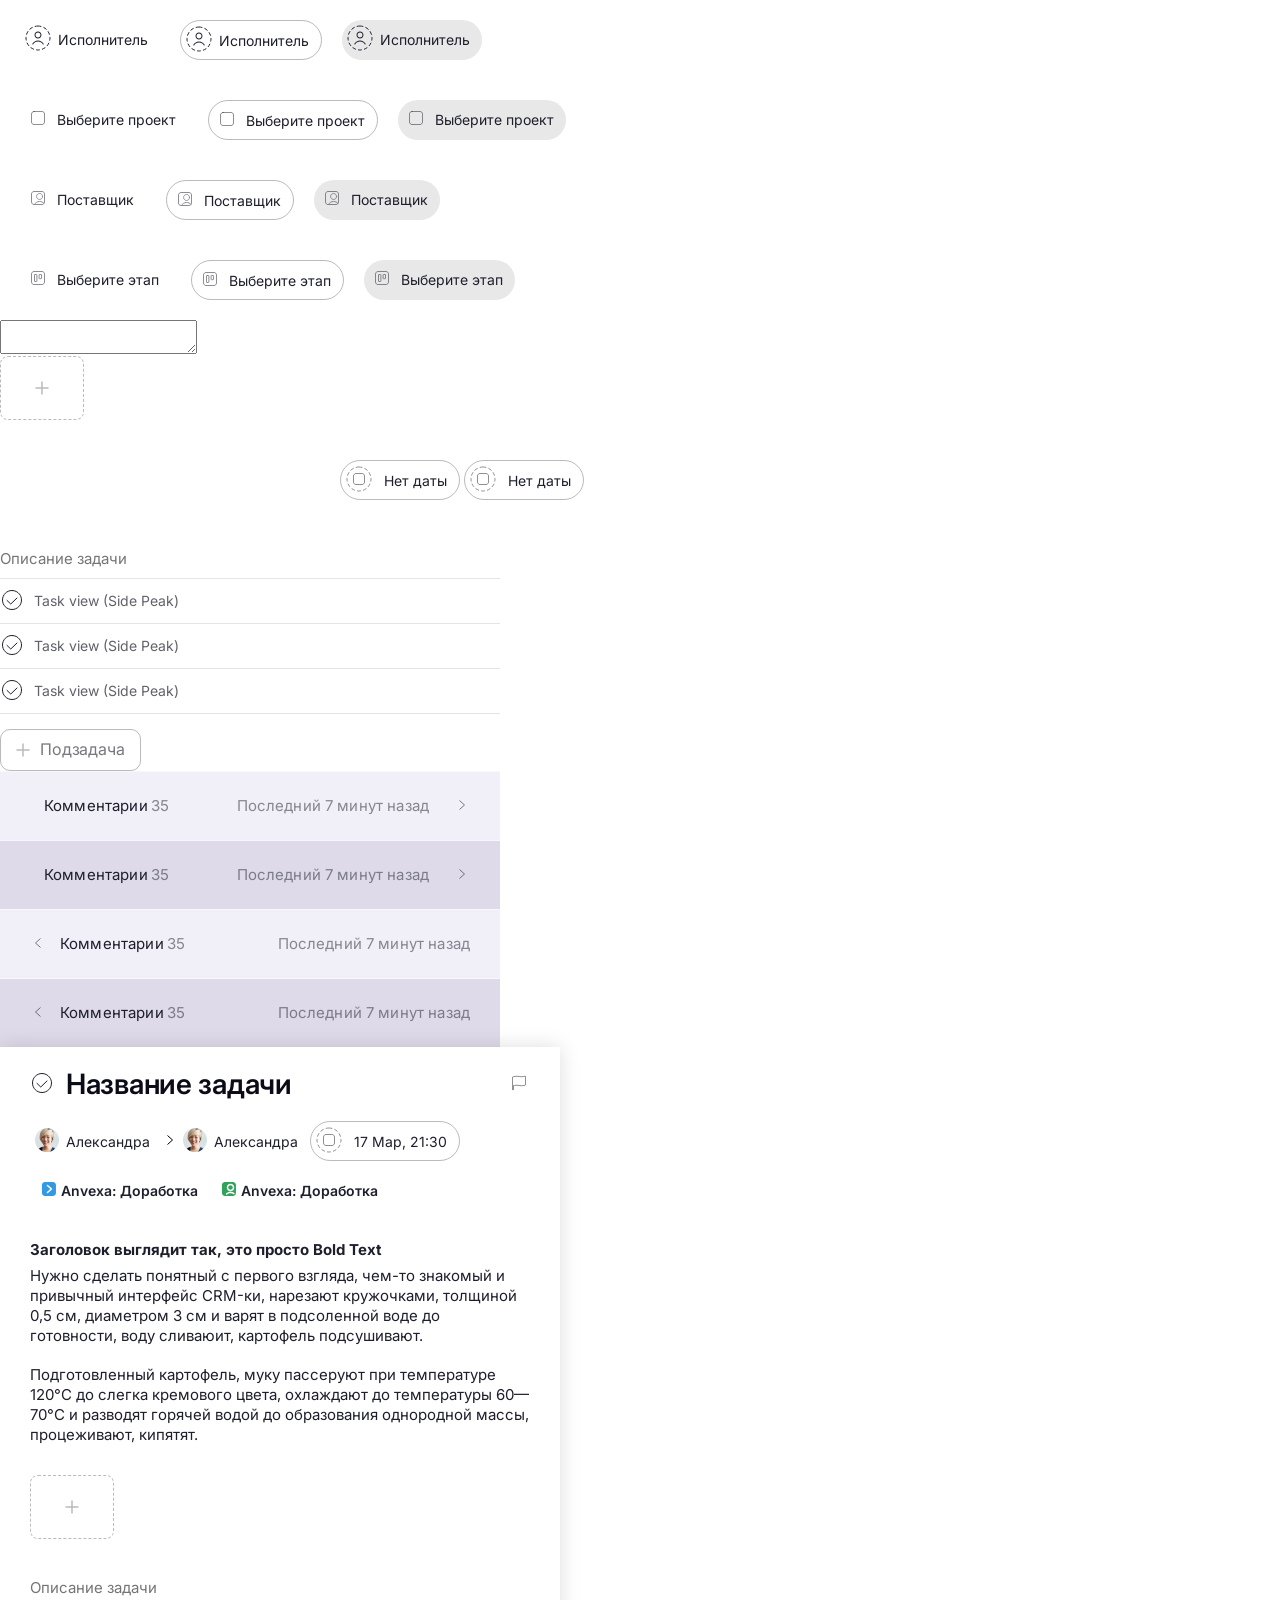
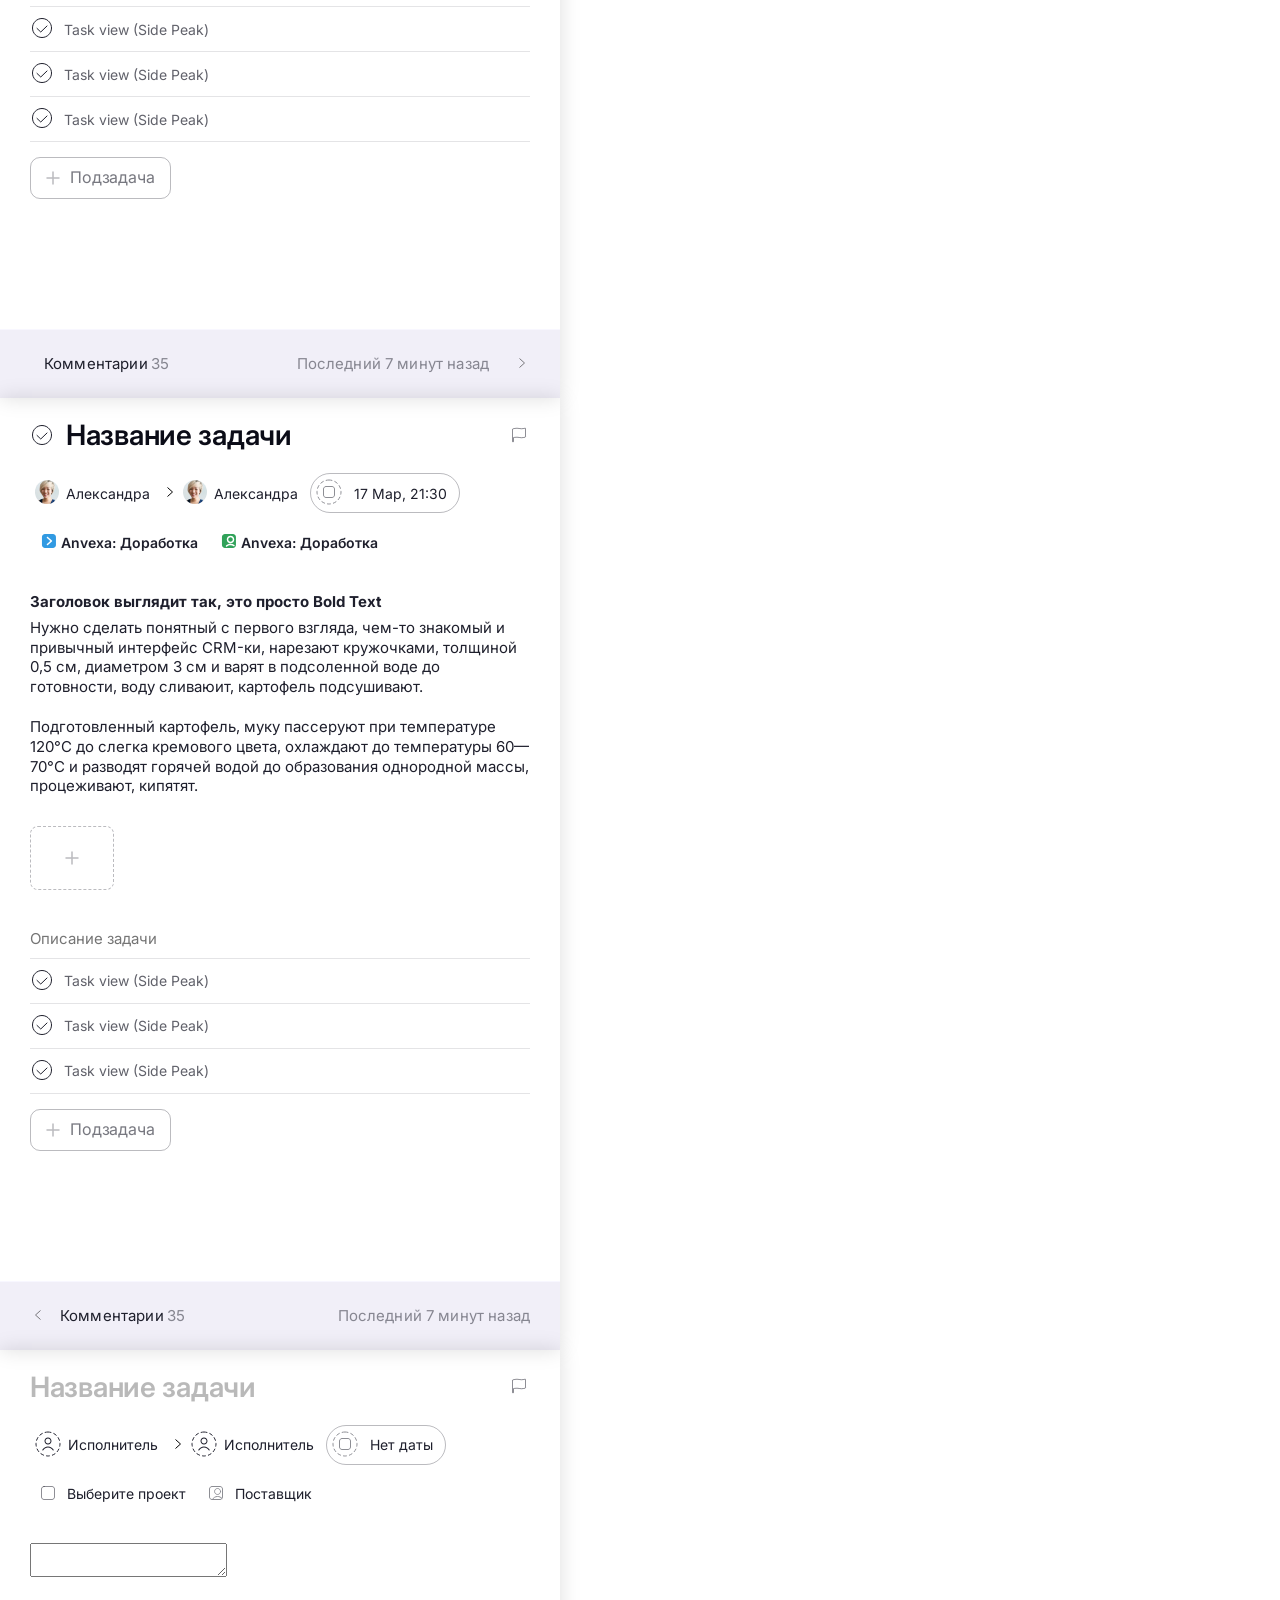
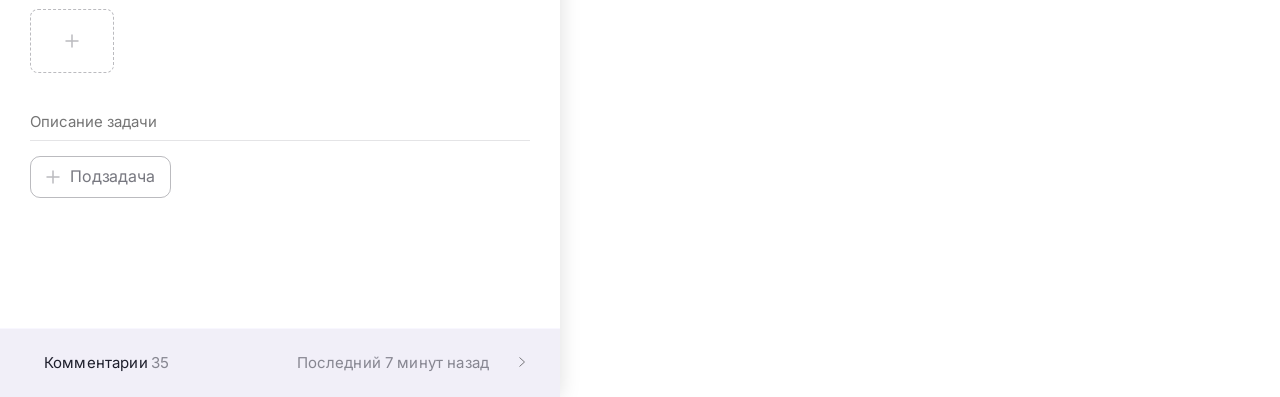
<file: index.html>
<!DOCTYPE html>
<html lang="en">
  <head>
    <meta charset="UTF-8" />
    <meta http-equiv="X-UA-Compatible" content="IE=edge" />
    <meta name="viewport" content="width=device-width, initial-scale=1.0" />
    <link rel="stylesheet" href="css/styles.css" />
    <link rel="preconnect" href="https://fonts.googleapis.com" />
    <link rel="preconnect" href="https://fonts.gstatic.com" crossorigin />
    <link
      href="https://fonts.googleapis.com/css2?family=Inter:wght@100;200;300;400;500;600;700;800;900&display=swap"
      rel="stylesheet"
    />
    <link rel="stylesheet" href="plugins/richtext.min.css" />
    <title>Document</title>
  </head>
  <body>
    <div class="big_wrapper">
      <div class="assigne_cont">
        <div class="assigne">
          <div class="drop_down_title">
            <div class="icon">
              <img src="img/user_icon.svg" alt="" />
            </div>
            <div class="text">Исполнитель</div>
          </div>
          <div class="drop_down_body">
            <div class="drop_down_item">
              <div class="icon">
                <img src="img/female.png" alt="" />
              </div>
              <div class="text">Александра</div>
            </div>
            <div class="drop_down_item">
              <div class="icon">
                <img src="img/female.png" alt="" />
              </div>
              <div class="text">Александра 2</div>
            </div>
            <div class="drop_down_item">
              <div class="icon">
                <img src="img/female.png" alt="" />
              </div>
              <div class="text">Александра 3</div>
            </div>
          </div>
        </div>
        <div class="assigne _bordered">
          <div class="drop_down_title">
            <div class="icon">
              <img src="img/user_icon.svg" alt="" />
            </div>
            <div class="text">Исполнитель</div>
          </div>
          <div class="drop_down_body">
            <div class="drop_down_item">
              <div class="icon">
                <img src="img/female.png" alt="" />
              </div>
              <div class="text">Александра</div>
            </div>
            <div class="drop_down_item">
              <div class="icon">
                <img src="img/female.png" alt="" />
              </div>
              <div class="text">Александра 2</div>
            </div>
            <div class="drop_down_item">
              <div class="icon">
                <img src="img/female.png" alt="" />
              </div>
              <div class="text">Александра 3</div>
            </div>
          </div>
        </div>
        <div class="assigne _back">
          <div class="drop_down_title">
            <div class="icon">
              <img src="img/user_icon.svg" alt="" />
            </div>
            <div class="text">Исполнитель</div>
          </div>
          <div class="drop_down_body">
            <div class="drop_down_item">
              <div class="icon">
                <img src="img/female.png" alt="" />
              </div>
              <div class="text">Александра</div>
            </div>
            <div class="drop_down_item">
              <div class="icon">
                <img src="img/female.png" alt="" />
              </div>
              <div class="text">Александра 2</div>
            </div>
            <div class="drop_down_item">
              <div class="icon">
                <img src="img/female.png" alt="" />
              </div>
              <div class="text">Александра 3</div>
            </div>
          </div>
        </div>
      </div>
      <div class="project_cont">
        <div class="project">
          <div class="drop_down_title">
            <div class="icon">
              <img src="img/project_icon.svg" alt="" />
            </div>
            <div class="text">Выберите проект</div>
          </div>
          <div class="drop_down_body">
            <div class="drop_down_item">
              <div class="icon">
                <img src="img/project_icon_blue.svg" alt="" />
              </div>
              <div class="text_bold">Anvexa: Доработка</div>
            </div>
            <div class="drop_down_item">
              <div class="icon">
                <img src="img/project_icon_blue.svg" alt="" />
              </div>
              <div class="text_bold">Anvexa2: Доработка</div>
            </div>
          </div>
        </div>
        <div class="project _bordered">
          <div class="drop_down_title">
            <div class="icon">
              <img src="img/project_icon.svg" alt="" />
            </div>
            <div class="text">Выберите проект</div>
          </div>
          <div class="drop_down_body">
            <div class="drop_down_item">
              <div class="icon">
                <img src="img/project_icon_blue.svg" alt="" />
              </div>
              <div class="text_bold">Anvexa: Доработка</div>
            </div>
            <div class="drop_down_item">
              <div class="icon">
                <img src="img/project_icon_blue.svg" alt="" />
              </div>
              <div class="text_bold">Anvexa2: Доработка</div>
            </div>
          </div>
        </div>
        <div class="project _back">
          <div class="drop_down_title">
            <div class="icon">
              <img src="img/project_icon.svg" alt="" />
            </div>
            <div class="text">Выберите проект</div>
          </div>
          <div class="drop_down_body">
            <div class="drop_down_item">
              <div class="icon">
                <img src="img/project_icon_blue.svg" alt="" />
              </div>
              <div class="text_bold">Anvexa: Доработка</div>
            </div>
            <div class="drop_down_item">
              <div class="icon">
                <img src="img/project_icon_blue.svg" alt="" />
              </div>
              <div class="text_bold">Anvexa2: Доработка</div>
            </div>
          </div>
        </div>
      </div>

      <div class="provider_cont">
        <div class="provider">
          <div class="drop_down_title">
            <div class="icon">
              <img src="img/provider_icon.svg" alt="" />
            </div>
            <div class="text">Поставщик</div>
          </div>
          <div class="drop_down_body">
            <div class="drop_down_item">
              <div class="icon">
                <img src="img/provider_icon_green.svg" alt="" />
              </div>
              <div class="text_bold">Anvexa: Доработка</div>
            </div>
            <div class="drop_down_item">
              <div class="icon">
                <img src="img/provider_icon_green.svg" alt="" />
              </div>
              <div class="text_bold">Anvexa2: Доработка</div>
            </div>
          </div>
        </div>
        <div class="provider _bordered">
          <div class="drop_down_title">
            <div class="icon">
              <img src="img/provider_icon.svg" alt="" />
            </div>
            <div class="text">Поставщик</div>
          </div>
          <div class="drop_down_body">
            <div class="drop_down_item">
              <div class="icon">
                <img src="img/provider_icon_green.svg" alt="" />
              </div>
              <div class="text_bold">Anvexa: Доработка</div>
            </div>
            <div class="drop_down_item">
              <div class="icon">
                <img src="img/provider_icon_green.svg" alt="" />
              </div>
              <div class="text_bold">Anvexa2: Доработка</div>
            </div>
          </div>
        </div>
        <div class="provider _back">
          <div class="drop_down_title">
            <div class="icon">
              <img src="img/provider_icon.svg" alt="" />
            </div>
            <div class="text">Поставщик</div>
          </div>
          <div class="drop_down_body">
            <div class="drop_down_item">
              <div class="icon">
                <img src="img/provider_icon_green.svg" alt="" />
              </div>
              <div class="text_bold">Anvexa: Доработка</div>
            </div>
            <div class="drop_down_item">
              <div class="icon">
                <img src="img/provider_icon_green.svg" alt="" />
              </div>
              <div class="text_bold">Anvexa2: Доработка</div>
            </div>
          </div>
        </div>
      </div>

      <div class="stage_cont">
        <div class="stage">
          <div class="drop_down_title">
            <div class="icon">
              <img src="img/stage_icon.svg" alt="" />
            </div>
            <div class="text">Выберите этап</div>
          </div>
          <div class="drop_down_body">
            <div class="drop_down_item">
              <div class="icon">
                <img src="img/stage_icon_green.svg" alt="" />
              </div>
              <div class="text_bold">В работе</div>
            </div>
            <div class="drop_down_item">
              <div class="icon">
                <img src="img/stage_icon_green.svg" alt="" />
              </div>
              <div class="text_bold">В 2работе</div>
            </div>
          </div>
        </div>
        <div class="stage _bordered">
          <div class="drop_down_title">
            <div class="icon">
              <img src="img/stage_icon.svg" alt="" />
            </div>
            <div class="text">Выберите этап</div>
          </div>
          <div class="drop_down_body">
            <div class="drop_down_item">
              <div class="icon">
                <img src="img/stage_icon_green.svg" alt="" />
              </div>
              <div class="text_bold">В работе</div>
            </div>
            <div class="drop_down_item">
              <div class="icon">
                <img src="img/stage_icon_green.svg" alt="" />
              </div>
              <div class="text_bold">В 2работе</div>
            </div>
          </div>
        </div>
        <div class="stage _back">
          <div class="drop_down_title">
            <div class="icon">
              <img src="img/stage_icon.svg" alt="" />
            </div>
            <div class="text">Выберите этап</div>
          </div>
          <div class="drop_down_body">
            <div class="drop_down_item">
              <div class="icon">
                <img src="img/stage_icon_green.svg" alt="" />
              </div>
              <div class="text_bold">В работе</div>
            </div>
            <div class="drop_down_item">
              <div class="icon">
                <img src="img/stage_icon_green.svg" alt="" />
              </div>
              <div class="text_bold">В 2работе</div>
            </div>
          </div>
        </div>
      </div>

      <div class="rich_text">
        <textarea class="rich_text_textarea" name="example"></textarea>
      </div>

      <div class="drag_n_drop_input_cont">
        <form class="drag_n_drop_input">
          <div class="preview"></div>
          <input id="file_input" type="file" multiple="multiple" accept="image/*" />
          <label for="file_input"> <img src="img/plus.svg" alt="" /> </label>
        </form>
      </div>
      <div class="calendar_row">
        <div class="calendar_cont _withSecond">
          <div class="calendar">
            <div class="calendar_header">
              <div class="head_year">Выберите дату</div>
              <div class="head_date"></div>
            </div>
            <div class="main_part">
              <div class="choose_year">
                <div class="year">2007</div>
                <div class="year">2008</div>
                <div class="year">2009</div>
                <div class="year">2010</div>
                <div class="year">2011</div>
                <div class="year">2012</div>
                <div class="year">2013</div>
                <div class="year">2014</div>
                <div class="year">2015</div>
                <div class="year">2016</div>
                <div class="year">2017</div>
                <div class="year">2018</div>
                <div class="year">2019</div>
                <div class="year">2020</div>
                <div class="year">2021</div>
                <div class="year">2022</div>
                <div class="year">2023</div>
                <div class="year">2024</div>
                <div class="year">2025</div>
              </div>
              <div class="choose_month">
                <div class="month">Янв</div>
                <div class="month">Фев</div>
                <div class="month">Мар</div>
                <div class="month">Апр</div>
                <div class="month">Май</div>
                <div class="month">Июн</div>
                <div class="month">Июл</div>
                <div class="month">Авг</div>
                <div class="month">Сен</div>
                <div class="month">Окт</div>
                <div class="month">Ноя</div>
                <div class="month">Дек</div>
              </div>
              <div class="choose_day">
                <div class="weekdays">
                  <div class="week_day">Пн</div>
                  <div class="week_day">Вт</div>
                  <div class="week_day">Ср</div>
                  <div class="week_day">Чт</div>
                  <div class="week_day">Пт</div>
                  <div class="week_day">Сб</div>
                  <div class="week_day">Вс</div>
                </div>
                <div id="days" class="days"></div>
              </div>
              <div class="choose_time">
                <div class="time">01:00</div>
                <div class="time">02:00</div>
                <div class="time">03:00</div>
                <div class="time">04:00</div>
                <div class="time">05:00</div>
                <div class="time">06:00</div>
                <div class="time">07:00</div>
                <div class="time">08:00</div>
                <div class="time">09:00</div>
                <div class="time">10:00</div>
                <div class="time">11:00</div>
                <div class="time">12:00</div>
                <div class="time">13:00</div>
                <div class="time">14:00</div>
                <div class="time">15:00</div>
                <div class="time">16:00</div>
                <div class="time">17:00</div>
                <div class="time">18:00</div>
                <div class="time">19:00</div>
                <div class="time">20:00</div>
                <div class="time">21:00</div>
                <div class="time">22:00</div>
                <div class="time">23:00</div>
                <div class="time">24:00</div>
              </div>
            </div>
            <div class="calendar_footer">
              <div class="cancel">Отмена</div>
              <div class="go_next">Далее</div>
            </div>
          </div>
          <div class="input">
            <div class="icon">
              <img src="img/calendar.svg" alt="" />
            </div>
            <div class="text">Нет даты</div>
          </div>
        </div>
        <div class="calendar_cont">
          <div class="calendar">
            <div class="calendar_header">
              <div class="head_year">Выберите дату</div>
              <div class="head_date"></div>
            </div>
            <div class="main_part">
              <div class="choose_year">
                <div class="year">2007</div>
                <div class="year">2008</div>
                <div class="year">2009</div>
                <div class="year">2010</div>
                <div class="year">2011</div>
                <div class="year">2012</div>
                <div class="year">2013</div>
                <div class="year">2014</div>
                <div class="year">2015</div>
                <div class="year">2016</div>
                <div class="year">2017</div>
                <div class="year">2018</div>
                <div class="year">2019</div>
                <div class="year">2020</div>
                <div class="year">2021</div>
                <div class="year">2022</div>
                <div class="year">2023</div>
                <div class="year">2024</div>
                <div class="year">2025</div>
              </div>
              <div class="choose_month">
                <div class="month">Янв</div>
                <div class="month">Фев</div>
                <div class="month">Мар</div>
                <div class="month">Апр</div>
                <div class="month">Май</div>
                <div class="month">Июн</div>
                <div class="month">Июл</div>
                <div class="month">Авг</div>
                <div class="month">Сен</div>
                <div class="month">Окт</div>
                <div class="month">Ноя</div>
                <div class="month">Дек</div>
              </div>
              <div class="choose_day">
                <div class="weekdays">
                  <div class="week_day">Пн</div>
                  <div class="week_day">Вт</div>
                  <div class="week_day">Ср</div>
                  <div class="week_day">Чт</div>
                  <div class="week_day">Пт</div>
                  <div class="week_day">Сб</div>
                  <div class="week_day">Вс</div>
                </div>
                <div id="days" class="days"></div>
              </div>
              <div class="choose_time">
                <div class="time">01:00</div>
                <div class="time">02:00</div>
                <div class="time">03:00</div>
                <div class="time">04:00</div>
                <div class="time">05:00</div>
                <div class="time">06:00</div>
                <div class="time">07:00</div>
                <div class="time">08:00</div>
                <div class="time">09:00</div>
                <div class="time">10:00</div>
                <div class="time">11:00</div>
                <div class="time">12:00</div>
                <div class="time">13:00</div>
                <div class="time">14:00</div>
                <div class="time">15:00</div>
                <div class="time">16:00</div>
                <div class="time">17:00</div>
                <div class="time">18:00</div>
                <div class="time">19:00</div>
                <div class="time">20:00</div>
                <div class="time">21:00</div>
                <div class="time">22:00</div>
                <div class="time">23:00</div>
                <div class="time">24:00</div>
              </div>
            </div>
            <div class="calendar_footer">
              <div class="cancel">Отмена</div>
              <div class="go_next">Далее</div>
            </div>
          </div>
          <div class="input">
            <div class="icon">
              <img src="img/calendar.svg" alt="" />
            </div>
            <div class="text">Нет даты</div>
          </div>
        </div>
      </div>
      <div class="subtusk_cont">
        <div class="subtask">
          <div class="input_desc">
            <input type="text" placeholder="Описание задачи" />
          </div>
          <div class="values">
            <div class="subtask_added">
              <div class="icon">
                <img src="img/tick.svg" alt="" />
              </div>
              <div class="text">Task view (Side Peak)</div>
            </div>
            <div class="subtask_added">
              <div class="icon">
                <img src="img/tick.svg" alt="" />
              </div>
              <div class="text">Task view (Side Peak)</div>
            </div>
            <div class="subtask_added">
              <div class="icon">
                <img src="img/tick.svg" alt="" />
              </div>
              <div class="text">Task view (Side Peak)</div>
            </div>
          </div>
          <div class="add_subtask_button">
            <img src="img/plus.svg" alt="" />
            <span>Подзадача</span>
          </div>
        </div>
      </div>

      <div class="coment_container">
        <div class="comment_section">
          <div class="coment"><span>Комментарии</span> 35</div>
          <div class="last">Последний 7 минут назад</div>
          <div class="arrow">
            <img src="img/arrow right.svg" alt="" />
          </div>
        </div>
        <div class="comment_section _dark">
          <div class="coment"><span>Комментарии</span> 35</div>
          <div class="last">Последний 7 минут назад</div>
          <div class="arrow">
            <img src="img/arrow right.svg" alt="" />
          </div>
        </div>
        <div class="comment_section _reverse">
          <div class="coment"><span>Комментарии</span> 35</div>
          <div class="last">Последний 7 минут назад</div>
          <div class="arrow">
            <img src="img/arrow right.svg" alt="" />
          </div>
        </div>
        <div class="comment_section _reverse _dark">
          <div class="coment"><span>Комментарии</span> 35</div>
          <div class="last">Последний 7 минут назад</div>
          <div class="arrow">
            <img src="img/arrow right.svg" alt="" />
          </div>
        </div>
      </div>

      <div class="task_container">
        <div class="task_desc _disabled">
          <div class="left_part">
            <div class="task_desc_header">
              <div class="icon">
                <img src="img/tick.svg" alt="" />
              </div>
              <div class="title">Название задачи</div>
              <div class="flag">
                <img src="img/flag.svg" alt="" />
              </div>
            </div>
            <div class="task_desc_ass">
              <div class="assigne">
                <div class="drop_down_title">
                  <div class="icon">
                    <img src="img/female.png" alt="" />
                  </div>
                  <div class="text">Александра</div>
                </div>
                <div class="drop_down_body">
                  <div class="drop_down_item">
                    <div class="icon">
                      <img src="img/female.png" alt="" />
                    </div>
                    <div class="text">Александра</div>
                  </div>
                  <div class="drop_down_item">
                    <div class="icon">
                      <img src="img/female.png" alt="" />
                    </div>
                    <div class="text">Александра 2</div>
                  </div>
                  <div class="drop_down_item">
                    <div class="icon">
                      <img src="img/female.png" alt="" />
                    </div>
                    <div class="text">Александра 3</div>
                  </div>
                </div>
              </div>
              <div class="arrow_right">
                <img src="img/arrow right.svg" alt="" />
              </div>
              <div class="assigne">
                <div class="drop_down_title">
                  <div class="icon">
                    <img src="img/female.png" alt="" />
                  </div>
                  <div class="text">Александра</div>
                </div>
                <div class="drop_down_body">
                  <div class="drop_down_item">
                    <div class="icon">
                      <img src="img/female.png" alt="" />
                    </div>
                    <div class="text">Александра</div>
                  </div>
                  <div class="drop_down_item">
                    <div class="icon">
                      <img src="img/female.png" alt="" />
                    </div>
                    <div class="text">Александра 2</div>
                  </div>
                  <div class="drop_down_item">
                    <div class="icon">
                      <img src="img/female.png" alt="" />
                    </div>
                    <div class="text">Александра 3</div>
                  </div>
                </div>
              </div>
              <div class="calendar_cont">
                <div class="calendar">
                  <div class="calendar_header">
                    <div class="head_year">Выберите дату</div>
                    <div class="head_date"></div>
                  </div>
                  <div class="main_part">
                    <div class="choose_year">
                      <div class="year">2007</div>
                      <div class="year">2008</div>
                      <div class="year">2009</div>
                      <div class="year">2010</div>
                      <div class="year">2011</div>
                      <div class="year">2012</div>
                      <div class="year">2013</div>
                      <div class="year">2014</div>
                      <div class="year">2015</div>
                      <div class="year">2016</div>
                      <div class="year">2017</div>
                      <div class="year">2018</div>
                      <div class="year">2019</div>
                      <div class="year">2020</div>
                      <div class="year">2021</div>
                      <div class="year">2022</div>
                      <div class="year">2023</div>
                      <div class="year">2024</div>
                      <div class="year">2025</div>
                    </div>
                    <div class="choose_month">
                      <div class="month">Янв</div>
                      <div class="month">Фев</div>
                      <div class="month">Мар</div>
                      <div class="month">Апр</div>
                      <div class="month">Май</div>
                      <div class="month">Июн</div>
                      <div class="month">Июл</div>
                      <div class="month">Авг</div>
                      <div class="month">Сен</div>
                      <div class="month">Окт</div>
                      <div class="month">Ноя</div>
                      <div class="month">Дек</div>
                    </div>
                    <div class="choose_day">
                      <div class="weekdays">
                        <div class="week_day">Пн</div>
                        <div class="week_day">Вт</div>
                        <div class="week_day">Ср</div>
                        <div class="week_day">Чт</div>
                        <div class="week_day">Пт</div>
                        <div class="week_day">Сб</div>
                        <div class="week_day">Вс</div>
                      </div>
                      <div id="days" class="days"></div>
                    </div>
                    <div class="choose_time">
                      <div class="time">01:00</div>
                      <div class="time">02:00</div>
                      <div class="time">03:00</div>
                      <div class="time">04:00</div>
                      <div class="time">05:00</div>
                      <div class="time">06:00</div>
                      <div class="time">07:00</div>
                      <div class="time">08:00</div>
                      <div class="time">09:00</div>
                      <div class="time">10:00</div>
                      <div class="time">11:00</div>
                      <div class="time">12:00</div>
                      <div class="time">13:00</div>
                      <div class="time">14:00</div>
                      <div class="time">15:00</div>
                      <div class="time">16:00</div>
                      <div class="time">17:00</div>
                      <div class="time">18:00</div>
                      <div class="time">19:00</div>
                      <div class="time">20:00</div>
                      <div class="time">21:00</div>
                      <div class="time">22:00</div>
                      <div class="time">23:00</div>
                      <div class="time">24:00</div>
                    </div>
                  </div>
                  <div class="calendar_footer">
                    <div class="cancel">Отмена</div>
                    <div class="go_next">Далее</div>
                  </div>
                </div>
                <div class="input">
                  <div class="icon">
                    <img src="img/calendar.svg" alt="" />
                  </div>
                  <div class="text">17 Мар, 21:30</div>
                </div>
              </div>
            </div>
            <div class="task_desc_ass_2">
              <div class="project">
                <div class="drop_down_title">
                  <div class="icon">
                    <img src="img/project_icon_blue.svg" alt="" />
                  </div>
                  <div class="text_bold">Anvexa: Доработка</div>
                </div>
                <div class="drop_down_body">
                  <div class="drop_down_item">
                    <div class="icon">
                      <img src="img/project_icon_blue.svg" alt="" />
                    </div>
                    <div class="text_bold">Anvexa: Доработка</div>
                  </div>
                  <div class="drop_down_item">
                    <div class="icon">
                      <img src="img/project_icon_blue.svg" alt="" />
                    </div>
                    <div class="text_bold">Anvexa2: Доработка</div>
                  </div>
                </div>
              </div>
              <div class="provider">
                <div class="drop_down_title">
                  <div class="icon">
                    <img src="img/provider_icon_green.svg" alt="" />
                  </div>
                  <div class="text_bold">Anvexa: Доработка</div>
                </div>
                <div class="drop_down_body">
                  <div class="drop_down_item">
                    <div class="icon">
                      <img src="img/provider_icon_green.svg" alt="" />
                    </div>
                    <div class="text_bold">Anvexa: Доработка</div>
                  </div>
                  <div class="drop_down_item">
                    <div class="icon">
                      <img src="img/provider_icon_green.svg" alt="" />
                    </div>
                    <div class="text_bold">Anvexa2: Доработка</div>
                  </div>
                </div>
              </div>
            </div>
            <div class="textarea">
              <div class="textarea_title">Заголовок выглядит так, это просто Bold Text</div>
              <div class="textarea_body">
                <p>
                  Нужно сделать понятный с первого взгляда, чем-то знакомый и привычный интерфейс
                  CRM-ки, нарезают кружочками, толщиной 0,5 см, диаметром 3 см и варят в подсоленной
                  воде до готовности, воду сливаюит, картофель подсушивают.
                </p>
                <p>
                  Подготовленный картофель, муку пассеруют при температуре 120°C до слегка кремового
                  цвета, охлаждают до температуры 60—70°C и разводят горячей водой до образования
                  однородной массы, процеживают, кипятят.
                </p>
              </div>
            </div>
            <div class="files_input">
              <form class="drag_n_drop_input">
                <div class="preview"></div>
                <input id="file_input" type="file" multiple="multiple" accept="image/*" />
                <label for="file_input"> <img src="img/plus.svg" alt="" /> </label>
              </form>
            </div>
            <div class="subtusk_cont">
              <div class="subtask">
                <div class="input_desc">
                  <input type="text" placeholder="Описание задачи" />
                </div>
                <div class="values">
                  <div class="subtask_added">
                    <div class="icon">
                      <img src="img/tick.svg" alt="" />
                    </div>
                    <div class="text">Task view (Side Peak)</div>
                  </div>
                  <div class="subtask_added">
                    <div class="icon">
                      <img src="img/tick.svg" alt="" />
                    </div>
                    <div class="text">Task view (Side Peak)</div>
                  </div>
                  <div class="subtask_added">
                    <div class="icon">
                      <img src="img/tick.svg" alt="" />
                    </div>
                    <div class="text">Task view (Side Peak)</div>
                  </div>
                </div>
                <div class="add_subtask_button">
                  <img src="img/plus.svg" alt="" />
                  <span>Подзадача</span>
                </div>
              </div>
            </div>
            <div class="comment_section">
              <div class="coment"><span>Комментарии</span> 35</div>
              <div class="last">Последний 7 минут назад</div>
              <div class="arrow">
                <img src="img/arrow right.svg" alt="" />
              </div>
            </div>
          </div>
          <div class="coments right_part">
            <div class="comments_header">Обсуждение <img src="img/cross.svg" alt="" /></div>
            <div class="comments">
              <div class="coment_item">
                <div class="upper_part">
                  <div class="img">
                    <img src="img/female.png" alt="" />
                  </div>
                  <div class="text"><span>Наталья</span> · 12 Мар, 10:34</div>
                </div>
                <div class="comment">
                  Проведение тестирования программного обеспечения, чтобы убедиться, что оно
                  соответствует требованиям и спецификациям.
                </div>
              </div>
              <div class="coment_item">
                <div class="upper_part">
                  <div class="img">
                    <img src="img/female.png" alt="" />
                  </div>
                  <div class="text"><span>Наталья</span> · 12 Мар, 10:34</div>
                </div>
                <div class="comment">
                  Проведение тестирования программного обеспечения, чтобы убедиться, что оно
                  соответствует требованиям и спецификациям.
                </div>
              </div>
            </div>
            <div class="comments_footer">
              <div class="input_coment">
                <input type="text" placeholder="Комментарий" />
              </div>
            </div>
          </div>
        </div>
      </div>

      <div class="task_container">
        <div class="task_desc _reverse _disabled">
          <div class="left_part">
            <div class="task_desc_header">
              <div class="icon">
                <img src="img/tick.svg" alt="" />
              </div>
              <div class="title">Название задачи</div>
              <div class="flag">
                <img src="img/flag.svg" alt="" />
              </div>
            </div>
            <div class="task_desc_ass">
              <div class="assigne">
                <div class="drop_down_title">
                  <div class="icon">
                    <img src="img/female.png" alt="" />
                  </div>
                  <div class="text">Александра</div>
                </div>
                <div class="drop_down_body">
                  <div class="drop_down_item">
                    <div class="icon">
                      <img src="img/female.png" alt="" />
                    </div>
                    <div class="text">Александра</div>
                  </div>
                  <div class="drop_down_item">
                    <div class="icon">
                      <img src="img/female.png" alt="" />
                    </div>
                    <div class="text">Александра 2</div>
                  </div>
                  <div class="drop_down_item">
                    <div class="icon">
                      <img src="img/female.png" alt="" />
                    </div>
                    <div class="text">Александра 3</div>
                  </div>
                </div>
              </div>
              <div class="arrow_right">
                <img src="img/arrow right.svg" alt="" />
              </div>
              <div class="assigne">
                <div class="drop_down_title">
                  <div class="icon">
                    <img src="img/female.png" alt="" />
                  </div>
                  <div class="text">Александра</div>
                </div>
                <div class="drop_down_body">
                  <div class="drop_down_item">
                    <div class="icon">
                      <img src="img/female.png" alt="" />
                    </div>
                    <div class="text">Александра</div>
                  </div>
                  <div class="drop_down_item">
                    <div class="icon">
                      <img src="img/female.png" alt="" />
                    </div>
                    <div class="text">Александра 2</div>
                  </div>
                  <div class="drop_down_item">
                    <div class="icon">
                      <img src="img/female.png" alt="" />
                    </div>
                    <div class="text">Александра 3</div>
                  </div>
                </div>
              </div>
              <div class="calendar_cont">
                <div class="calendar">
                  <div class="calendar_header">
                    <div class="head_year">Выберите дату</div>
                    <div class="head_date"></div>
                  </div>
                  <div class="main_part">
                    <div class="choose_year">
                      <div class="year">2007</div>
                      <div class="year">2008</div>
                      <div class="year">2009</div>
                      <div class="year">2010</div>
                      <div class="year">2011</div>
                      <div class="year">2012</div>
                      <div class="year">2013</div>
                      <div class="year">2014</div>
                      <div class="year">2015</div>
                      <div class="year">2016</div>
                      <div class="year">2017</div>
                      <div class="year">2018</div>
                      <div class="year">2019</div>
                      <div class="year">2020</div>
                      <div class="year">2021</div>
                      <div class="year">2022</div>
                      <div class="year">2023</div>
                      <div class="year">2024</div>
                      <div class="year">2025</div>
                    </div>
                    <div class="choose_month">
                      <div class="month">Янв</div>
                      <div class="month">Фев</div>
                      <div class="month">Мар</div>
                      <div class="month">Апр</div>
                      <div class="month">Май</div>
                      <div class="month">Июн</div>
                      <div class="month">Июл</div>
                      <div class="month">Авг</div>
                      <div class="month">Сен</div>
                      <div class="month">Окт</div>
                      <div class="month">Ноя</div>
                      <div class="month">Дек</div>
                    </div>
                    <div class="choose_day">
                      <div class="weekdays">
                        <div class="week_day">Пн</div>
                        <div class="week_day">Вт</div>
                        <div class="week_day">Ср</div>
                        <div class="week_day">Чт</div>
                        <div class="week_day">Пт</div>
                        <div class="week_day">Сб</div>
                        <div class="week_day">Вс</div>
                      </div>
                      <div id="days" class="days"></div>
                    </div>
                    <div class="choose_time">
                      <div class="time">01:00</div>
                      <div class="time">02:00</div>
                      <div class="time">03:00</div>
                      <div class="time">04:00</div>
                      <div class="time">05:00</div>
                      <div class="time">06:00</div>
                      <div class="time">07:00</div>
                      <div class="time">08:00</div>
                      <div class="time">09:00</div>
                      <div class="time">10:00</div>
                      <div class="time">11:00</div>
                      <div class="time">12:00</div>
                      <div class="time">13:00</div>
                      <div class="time">14:00</div>
                      <div class="time">15:00</div>
                      <div class="time">16:00</div>
                      <div class="time">17:00</div>
                      <div class="time">18:00</div>
                      <div class="time">19:00</div>
                      <div class="time">20:00</div>
                      <div class="time">21:00</div>
                      <div class="time">22:00</div>
                      <div class="time">23:00</div>
                      <div class="time">24:00</div>
                    </div>
                  </div>
                  <div class="calendar_footer">
                    <div class="cancel">Отмена</div>
                    <div class="go_next">Далее</div>
                  </div>
                </div>
                <div class="input">
                  <div class="icon">
                    <img src="img/calendar.svg" alt="" />
                  </div>
                  <div class="text">17 Мар, 21:30</div>
                </div>
              </div>
            </div>
            <div class="task_desc_ass_2">
              <div class="project">
                <div class="drop_down_title">
                  <div class="icon">
                    <img src="img/project_icon_blue.svg" alt="" />
                  </div>
                  <div class="text_bold">Anvexa: Доработка</div>
                </div>
                <div class="drop_down_body">
                  <div class="drop_down_item">
                    <div class="icon">
                      <img src="img/project_icon_blue.svg" alt="" />
                    </div>
                    <div class="text_bold">Anvexa: Доработка</div>
                  </div>
                  <div class="drop_down_item">
                    <div class="icon">
                      <img src="img/project_icon_blue.svg" alt="" />
                    </div>
                    <div class="text_bold">Anvexa2: Доработка</div>
                  </div>
                </div>
              </div>
              <div class="provider">
                <div class="drop_down_title">
                  <div class="icon">
                    <img src="img/provider_icon_green.svg" alt="" />
                  </div>
                  <div class="text_bold">Anvexa: Доработка</div>
                </div>
                <div class="drop_down_body">
                  <div class="drop_down_item">
                    <div class="icon">
                      <img src="img/provider_icon_green.svg" alt="" />
                    </div>
                    <div class="text_bold">Anvexa: Доработка</div>
                  </div>
                  <div class="drop_down_item">
                    <div class="icon">
                      <img src="img/provider_icon_green.svg" alt="" />
                    </div>
                    <div class="text_bold">Anvexa2: Доработка</div>
                  </div>
                </div>
              </div>
            </div>
            <div class="textarea">
              <div class="textarea_title">Заголовок выглядит так, это просто Bold Text</div>
              <div class="textarea_body">
                <p>
                  Нужно сделать понятный с первого взгляда, чем-то знакомый и привычный интерфейс
                  CRM-ки, нарезают кружочками, толщиной 0,5 см, диаметром 3 см и варят в подсоленной
                  воде до готовности, воду сливаюит, картофель подсушивают.
                </p>
                <p>
                  Подготовленный картофель, муку пассеруют при температуре 120°C до слегка кремового
                  цвета, охлаждают до температуры 60—70°C и разводят горячей водой до образования
                  однородной массы, процеживают, кипятят.
                </p>
              </div>
            </div>
            <div class="files_input">
              <form class="drag_n_drop_input">
                <div class="preview"></div>
                <input id="file_input" type="file" multiple="multiple" accept="image/*" />
                <label for="file_input"> <img src="img/plus.svg" alt="" /> </label>
              </form>
            </div>
            <div class="subtusk_cont">
              <div class="subtask">
                <div class="input_desc">
                  <input type="text" placeholder="Описание задачи" />
                </div>
                <div class="values">
                  <div class="subtask_added">
                    <div class="icon">
                      <img src="img/tick.svg" alt="" />
                    </div>
                    <div class="text">Task view (Side Peak)</div>
                  </div>
                  <div class="subtask_added">
                    <div class="icon">
                      <img src="img/tick.svg" alt="" />
                    </div>
                    <div class="text">Task view (Side Peak)</div>
                  </div>
                  <div class="subtask_added">
                    <div class="icon">
                      <img src="img/tick.svg" alt="" />
                    </div>
                    <div class="text">Task view (Side Peak)</div>
                  </div>
                </div>
                <div class="add_subtask_button">
                  <img src="img/plus.svg" alt="" />
                  <span>Подзадача</span>
                </div>
              </div>
            </div>
            <div class="comment_section _reverse">
              <div class="coment"><span>Комментарии</span> 35</div>
              <div class="last">Последний 7 минут назад</div>
              <div class="arrow">
                <img src="img/arrow right.svg" alt="" />
              </div>
            </div>
          </div>
          <div class="coments right_part">
            <div class="comments_header">Обсуждение <img src="img/cross.svg" alt="" /></div>
            <div class="comments">
              <div class="coment_item">
                <div class="upper_part">
                  <div class="img">
                    <img src="img/female.png" alt="" />
                  </div>
                  <div class="text"><span>Наталья</span> · 12 Мар, 10:34</div>
                </div>
                <div class="comment">
                  Проведение тестирования программного обеспечения, чтобы убедиться, что оно
                  соответствует требованиям и спецификациям.
                </div>
              </div>
              <div class="coment_item">
                <div class="upper_part">
                  <div class="img">
                    <img src="img/female.png" alt="" />
                  </div>
                  <div class="text"><span>Наталья</span> · 12 Мар, 10:34</div>
                </div>
                <div class="comment">
                  Проведение тестирования программного обеспечения, чтобы убедиться, что оно
                  соответствует требованиям и спецификациям.
                </div>
              </div>
            </div>
            <div class="comments_footer">
              <div class="input_coment">
                <input type="text" placeholder="Комментарий" />
              </div>
            </div>
          </div>
        </div>
      </div>

      <div class="task_container">
        <div class="task_desc _not_disabled">
          <div class="left_part">
            <div class="task_desc_header">
              <div class="icon">
                <img src="img/tick.svg" alt="" />
              </div>
              <input class="input_title" type="text" placeholder="Название задачи" />
              <div class="title">Название задачи</div>
              <div class="flag">
                <img src="img/flag.svg" alt="" />
              </div>
            </div>
            <div class="task_desc_ass">
              <div class="assigne">
                <div class="drop_down_title">
                  <div class="icon">
                    <img src="img/user_icon.svg" alt="" />
                  </div>
                  <div class="text">Исполнитель</div>
                </div>
                <div class="drop_down_body">
                  <div class="drop_down_item">
                    <div class="icon">
                      <img src="img/female.png" alt="" />
                    </div>
                    <div class="text">Александра</div>
                  </div>
                  <div class="drop_down_item">
                    <div class="icon">
                      <img src="img/female.png" alt="" />
                    </div>
                    <div class="text">Александра 2</div>
                  </div>
                  <div class="drop_down_item">
                    <div class="icon">
                      <img src="img/female.png" alt="" />
                    </div>
                    <div class="text">Александра 3</div>
                  </div>
                </div>
              </div>
              <div class="arrow_right">
                <img src="img/arrow right.svg" alt="" />
              </div>
              <div class="assigne">
                <div class="drop_down_title">
                  <div class="icon">
                    <img src="img/user_icon.svg" alt="" />
                  </div>
                  <div class="text">Исполнитель</div>
                </div>
                <div class="drop_down_body">
                  <div class="drop_down_item">
                    <div class="icon">
                      <img src="img/female.png" alt="" />
                    </div>
                    <div class="text">Александра</div>
                  </div>
                  <div class="drop_down_item">
                    <div class="icon">
                      <img src="img/female.png" alt="" />
                    </div>
                    <div class="text">Александра 2</div>
                  </div>
                  <div class="drop_down_item">
                    <div class="icon">
                      <img src="img/female.png" alt="" />
                    </div>
                    <div class="text">Александра 3</div>
                  </div>
                </div>
              </div>
              <div class="calendar_cont">
                <div class="calendar">
                  <div class="calendar_header">
                    <div class="head_year">Выберите дату</div>
                    <div class="head_date"></div>
                  </div>
                  <div class="main_part">
                    <div class="choose_year">
                      <div class="year">2007</div>
                      <div class="year">2008</div>
                      <div class="year">2009</div>
                      <div class="year">2010</div>
                      <div class="year">2011</div>
                      <div class="year">2012</div>
                      <div class="year">2013</div>
                      <div class="year">2014</div>
                      <div class="year">2015</div>
                      <div class="year">2016</div>
                      <div class="year">2017</div>
                      <div class="year">2018</div>
                      <div class="year">2019</div>
                      <div class="year">2020</div>
                      <div class="year">2021</div>
                      <div class="year">2022</div>
                      <div class="year">2023</div>
                      <div class="year">2024</div>
                      <div class="year">2025</div>
                    </div>
                    <div class="choose_month">
                      <div class="month">Янв</div>
                      <div class="month">Фев</div>
                      <div class="month">Мар</div>
                      <div class="month">Апр</div>
                      <div class="month">Май</div>
                      <div class="month">Июн</div>
                      <div class="month">Июл</div>
                      <div class="month">Авг</div>
                      <div class="month">Сен</div>
                      <div class="month">Окт</div>
                      <div class="month">Ноя</div>
                      <div class="month">Дек</div>
                    </div>
                    <div class="choose_day">
                      <div class="weekdays">
                        <div class="week_day">Пн</div>
                        <div class="week_day">Вт</div>
                        <div class="week_day">Ср</div>
                        <div class="week_day">Чт</div>
                        <div class="week_day">Пт</div>
                        <div class="week_day">Сб</div>
                        <div class="week_day">Вс</div>
                      </div>
                      <div id="days" class="days"></div>
                    </div>
                    <div class="choose_time">
                      <div class="time">01:00</div>
                      <div class="time">02:00</div>
                      <div class="time">03:00</div>
                      <div class="time">04:00</div>
                      <div class="time">05:00</div>
                      <div class="time">06:00</div>
                      <div class="time">07:00</div>
                      <div class="time">08:00</div>
                      <div class="time">09:00</div>
                      <div class="time">10:00</div>
                      <div class="time">11:00</div>
                      <div class="time">12:00</div>
                      <div class="time">13:00</div>
                      <div class="time">14:00</div>
                      <div class="time">15:00</div>
                      <div class="time">16:00</div>
                      <div class="time">17:00</div>
                      <div class="time">18:00</div>
                      <div class="time">19:00</div>
                      <div class="time">20:00</div>
                      <div class="time">21:00</div>
                      <div class="time">22:00</div>
                      <div class="time">23:00</div>
                      <div class="time">24:00</div>
                    </div>
                  </div>
                  <div class="calendar_footer">
                    <div class="cancel">Отмена</div>
                    <div class="go_next">Далее</div>
                  </div>
                </div>
                <div class="input">
                  <div class="icon">
                    <img src="img/calendar.svg" alt="" />
                  </div>
                  <div class="text">Нет даты</div>
                </div>
              </div>
            </div>
            <div class="task_desc_ass_2">
              <div class="project">
                <div class="drop_down_title">
                  <div class="icon">
                    <img src="img/project_icon.svg" alt="" />
                  </div>
                  <div class="text">Выберите проект</div>
                </div>
                <div class="drop_down_body">
                  <div class="drop_down_item">
                    <div class="icon">
                      <img src="img/project_icon_blue.svg" alt="" />
                    </div>
                    <div class="text_bold">Anvexa: Доработка</div>
                  </div>
                  <div class="drop_down_item">
                    <div class="icon">
                      <img src="img/project_icon_blue.svg" alt="" />
                    </div>
                    <div class="text_bold">Anvexa2: Доработка</div>
                  </div>
                </div>
              </div>
              <div class="provider">
                <div class="drop_down_title">
                  <div class="icon">
                    <img src="img/provider_icon.svg" alt="" />
                  </div>
                  <div class="text">Поставщик</div>
                </div>
                <div class="drop_down_body">
                  <div class="drop_down_item">
                    <div class="icon">
                      <img src="img/provider_icon_green.svg" alt="" />
                    </div>
                    <div class="text_bold">Anvexa: Доработка</div>
                  </div>
                  <div class="drop_down_item">
                    <div class="icon">
                      <img src="img/provider_icon_green.svg" alt="" />
                    </div>
                    <div class="text_bold">Anvexa2: Доработка</div>
                  </div>
                </div>
              </div>
            </div>
            <div class="textarea">
              <textarea class="rich_text_textarea" name="example"></textarea>
            </div>
            <div class="files_input">
              <form class="drag_n_drop_input">
                <div class="preview"></div>
                <input id="file_input" type="file" multiple="multiple" accept="image/*" />
                <label for="file_input"> <img src="img/plus.svg" alt="" /> </label>
              </form>
            </div>
            <div class="subtusk_cont">
              <div class="subtask">
                <div class="input_desc">
                  <input type="text" placeholder="Описание задачи" />
                </div>
                <div class="values"></div>
                <div class="add_subtask_button">
                  <img src="img/plus.svg" alt="" />
                  <span>Подзадача</span>
                </div>
              </div>
            </div>
            <div class="comment_section">
              <div class="coment"><span>Комментарии</span> 35</div>
              <div class="last">Последний 7 минут назад</div>
              <div class="arrow">
                <img src="img/arrow right.svg" alt="" />
              </div>
            </div>
          </div>
          <div class="coments right_part">
            <div class="comments_header">Обсуждение <img src="img/cross.svg" alt="" /></div>
            <div class="comments">
              <div class="coment_item">
                <div class="upper_part">
                  <div class="img">
                    <img src="img/female.png" alt="" />
                  </div>
                  <div class="text"><span>Наталья</span> · 12 Мар, 10:34</div>
                </div>
                <div class="comment">
                  Проведение тестирования программного обеспечения, чтобы убедиться, что оно
                  соответствует требованиям и спецификациям.
                </div>
              </div>
              <div class="coment_item">
                <div class="upper_part">
                  <div class="img">
                    <img src="img/female.png" alt="" />
                  </div>
                  <div class="text"><span>Наталья</span> · 12 Мар, 10:34</div>
                </div>
                <div class="comment">
                  Проведение тестирования программного обеспечения, чтобы убедиться, что оно
                  соответствует требованиям и спецификациям.
                </div>
              </div>
            </div>
            <div class="comments_footer">
              <div class="input_coment">
                <input type="text" placeholder="Комментарий" />
              </div>
            </div>
          </div>
        </div>
      </div>
    </div>

    <script src="scripts/jquery-3.6.0.min.js"></script>
    <script src="scripts/slick.min.js"></script>
    <script
      src="https://cdn.tiny.cloud/1/no-api-key/tinymce/6/tinymce.min.js"
      referrerpolicy="origin"
    ></script>
    <script type="module" src="./scripts/script.js"></script>
  </body>
</html>
</file>
<file: css/styles.css>
*,
*:before,
*:after {
  padding: 0;
  margin: 0;
  box-sizing: border-box;
  list-style-type: none;
  font-family: "Inter", sans-serif;
  min-width: 0;
}

html,
body {
  width: 100%;
  height: 100%;
  line-height: 1;
  background: #fff;
}

html._lock,
body._lock {
  overflow: hidden;
}

a {
  text-decoration: none;
  color: inherit;
}

a:active,
a:focus {
  outline: none;
}

input,
textarea {
  outline: none;
}

input:active,
textarea:active {
  outline: none;
}

:focus {
  outline: none;
}

textarea {
  resize: none;
}

textarea {
  resize: vertical;
}

textarea {
  resize: horizontal;
}

.big_wrapper {
  display: flex;
  flex-direction: column;
}

main {
  flex: 1 1 auto;
}

.assigne_cont,
.project_cont,
.provider_cont,
.stage_cont {
  margin: 20px;
  display: flex;
  flex-wrap: wrap;
  gap: 20px;
}
.assigne {
  position: relative;
}
.assigne .drop_down_title {
  display: flex;
  align-items: center;
  padding: 5px;
  padding-right: 12px;
  cursor: pointer;
}
.assigne .icon img {
  border-radius: 50%;
}
.assigne .text {
  margin-left: 7px;
  font-weight: 400;
  font-size: 14px;
  line-height: 17px;
  color: #1e1f2c;
}

.drop_down_body {
  position: absolute;
  top: 120%;
  left: 0;
  min-width: 100%;
  display: none;
  border-radius: 10px;
  background: rgb(216, 215, 215);
  z-index: 10;
}
.drop_down_body .drop_down_item {
  gap: 5px;
  display: flex;
  padding: 5px;
  align-items: center;
  cursor: pointer;
}

.project,
.provider,
.stage {
  position: relative;
}
.project .drop_down_title,
.provider .drop_down_title,
.stage .drop_down_title {
  display: flex;
  align-items: center;
  cursor: pointer;
  padding: 6px 12px 6px 6px;
}
.project .drop_down_title .text,
.provider .drop_down_title .text,
.stage .drop_down_title .text {
  margin-left: 7px;
  font-weight: 400;
  font-size: 14px;
  line-height: 17px;
  color: #1e1f2c;
}
.project .drop_down_title .text_bold,
.provider .drop_down_title .text_bold,
.stage .drop_down_title .text_bold {
  font-weight: 600;
  font-size: 14px;
  line-height: 17px;
  color: #1e1f2c;
}
.project .drop_down_body,
.provider .drop_down_body,
.stage .drop_down_body {
  font-weight: 600;
  font-size: 14px;
  line-height: 17px;
  color: #1e1f2c;
  white-space: nowrap;
}

._bordered {
  border: 1px solid rgba(30, 31, 44, 0.3);
  border-radius: 48px;
}

._back {
  background: rgba(30, 31, 44, 0.1);
  border-radius: 48px;
}

.tox-notifications-container,
.tox-statusbar {
  display: none !important;
}

.tox .tox-editor-container {
  flex-direction: column-reverse !important;
}

.rich_text {
  max-width: 500px;
}

.drag_n_drop_input {
  display: flex;
  gap: 12px;
}
.drag_n_drop_input .preview {
  display: flex;
  align-items: stretch;
  gap: 12px;
  display: none;
}
.drag_n_drop_input .preview .image {
  flex: 0 1 84px;
  height: 64px;
  -o-object-fit: cover;
     object-fit: cover;
  border-radius: 8px;
}
.drag_n_drop_input .preview .svg {
  display: flex;
  align-items: center;
  padding: 15px;
  background: #f1eff8;
  border: 1px solid rgba(30, 31, 44, 0.3);
  border-radius: 8px;
  gap: 10px;
}
.drag_n_drop_input .preview .svg .name {
  font-weight: 500;
  font-size: 15px;
  color: #1e1f2c;
}
.drag_n_drop_input .preview .svg .format {
  margin-top: 5px;
  font-weight: 400;
  font-size: 12px;
  color: #1e1f2c;
  opacity: 0.4;
}
.drag_n_drop_input input {
  position: absolute;
  top: 0;
  left: 0;
  width: 0;
  height: 0;
  opacity: 0;
  visibility: hidden;
}
.drag_n_drop_input label {
  border: 1px dashed rgba(30, 31, 44, 0.3);
  border-radius: 8px;
  width: 84px;
  height: 64px;
  display: flex;
  align-items: center;
  justify-content: center;
  transition: 0.3s;
}
.drag_n_drop_input._active .preview {
  display: flex;
}
.drag_n_drop_input.is-dragover label {
  background: rgba(49, 154, 226, 0.1);
  border: 1px dashed rgba(30, 31, 44, 0.3);
}

.calendar_row {
  padding: 40px;
  margin-left: 300px;
}

.calendar_cont {
  position: relative;
  display: inline-block;
}
.calendar_cont .input {
  display: flex;
  border: 1px solid rgba(30, 31, 44, 0.3);
  border-radius: 48px;
  align-items: center;
  padding: 5px 12px 5px 5px;
}
.calendar_cont .input .text {
  margin-left: 12px;
  font-size: 14px;
  line-height: 17px;
  color: #1e1f2c;
}
.calendar_cont .calendar {
  background: #fff;
  box-shadow: 0 0 10px rgba(0, 0, 0, 0.1333333333);
  border-radius: 16px;
  position: absolute;
  z-index: 10;
  bottom: calc(100% + 20px);
  left: 50%;
  transform: translate(-50%, 0);
  opacity: 0;
  visibility: hidden;
  transition: 0.3s;
}
.calendar_cont._active .calendar {
  opacity: 1;
  visibility: visible;
}

.subtusk_cont {
  max-width: 500px;
}

.subtask .input_desc input {
  width: 100%;
  padding: 8px 0;
  font-style: normal;
  font-weight: 400;
  font-size: 15px;
  line-height: 145%;
  color: #1e1f2c;
  display: block;
  border: none;
  border-bottom: 1px solid rgba(30, 31, 44, 0.1176470588);
}
.subtask .values .subtask_added {
  display: flex;
  align-items: center;
  padding: 9px 0;
  border-bottom: 1px solid rgba(30, 31, 44, 0.1176470588);
}
.subtask .values .subtask_added .icon {
  margin-right: 10px;
}
.subtask .values .subtask_added .text {
  font-weight: 400;
  font-size: 14px;
  line-height: 17px;
  color: #1e1f2c;
  opacity: 0.7;
}
.subtask .add_subtask_button {
  cursor: pointer;
  margin-top: 15px;
  display: inline-flex;
  align-items: center;
  gap: 5px;
  font-weight: 400;
  font-size: 16px;
  line-height: 124%;
  letter-spacing: -0.01em;
  color: #1e1f2c;
  padding: 8px 15px 8px 10px;
  border: 1px solid rgba(30, 31, 44, 0.3);
  border-radius: 10px;
}
.subtask .add_subtask_button span {
  opacity: 0.6;
}

.calendar {
  width: 320px;
}
.calendar .calendar_header {
  height: 100px;
  border-bottom: 1px solid rgba(201, 201, 201, 0.2588235294);
  padding: 20px 28px;
}
.calendar .calendar_header .head_year {
  font-weight: 500;
  font-size: 18px;
  line-height: 27px;
  letter-spacing: -0.5px;
  color: #1e1f2c;
}
.calendar .calendar_header .head_date {
  font-weight: 600;
  font-size: 28px;
  line-height: 34px;
  color: #1e1f2c;
}
.calendar .main_part {
  transition: 0.2s;
  position: relative;
}
.calendar .main_part .choose_month,
.calendar .main_part .choose_day,
.calendar .main_part .choose_time {
  display: none;
}
.calendar .main_part._month .choose_year,
.calendar .main_part._month .choose_day,
.calendar .main_part._month .choose_time {
  display: none;
}
.calendar .main_part._month .choose_month {
  display: flex;
}
.calendar .main_part._day .choose_year,
.calendar .main_part._day .choose_month,
.calendar .main_part._day .choose_time {
  display: none;
}
.calendar .main_part._day .choose_day {
  display: block;
}
.calendar .main_part._time .choose_year,
.calendar .main_part._time .choose_month,
.calendar .main_part._time .choose_day {
  display: none;
}
.calendar .main_part._time .choose_time {
  display: block;
}
.calendar .choose_year {
  width: 100%;
  height: 360px;
  overflow: auto;
}
.calendar .year {
  font-weight: 400;
  font-size: 18px;
  line-height: 24px;
  text-align: center;
  letter-spacing: 0.04em;
  color: #1e1f2c;
  padding: 10px 0;
  transition: 0.2s;
  cursor: pointer;
}
.calendar .year:hover {
  font-size: 32px;
  color: #319ae2;
}
.calendar .year._active {
  font-size: 32px;
  color: #319ae2;
}
.calendar .choose_month {
  display: flex;
  flex-wrap: wrap;
  justify-content: space-between;
  padding: 22px;
  row-gap: 8px;
}
.calendar .choose_month .month {
  height: 50px;
  flex: 0 1 72px;
  border-radius: 10px;
  display: flex;
  align-items: center;
  justify-content: center;
  cursor: pointer;
  font-size: 18px;
  line-height: 24px;
  transition: 0.3s;
  font-weight: 400;
}
.calendar .choose_month .month:hover {
  border-radius: 10px;
  font-weight: 600;
  color: #ffffff;
  background: #319ae2;
}
.calendar .choose_day {
  padding: 22px;
}
.calendar .choose_day .weekdays {
  display: flex;
  align-items: center;
  font-weight: 500;
  font-size: 12px;
  line-height: 18px;
  color: #c9c9c9;
}
.calendar .choose_day .weekdays .week_day {
  flex: 0 1 14.2857142857%;
  text-align: center;
}
.calendar .choose_time {
  height: 280px;
  overflow: auto;
}
.calendar .choose_time .time {
  font-weight: 400;
  font-size: 18px;
  line-height: 24px;
  text-align: center;
  letter-spacing: 0.04em;
  color: #1e1f2c;
  padding: 10px 0;
  transition: 0.2s;
  cursor: pointer;
}
.calendar .choose_time .time:hover {
  font-size: 32px;
  color: #319ae2;
}
.calendar .choose_time .time._active {
  font-size: 32px;
  color: #319ae2;
}
.calendar .days {
  display: flex;
  flex-wrap: wrap;
}
.calendar .days .empty_day,
.calendar .days .day {
  flex: 0 1 14.2857142857%;
  text-align: center;
}
.calendar .days .day {
  height: 44px;
  cursor: pointer;
  position: relative;
  display: flex;
  align-items: center;
  justify-content: center;
}
.calendar .days .day::after {
  content: "";
  position: absolute;
  top: 50%;
  left: 50%;
  transform: translate(-50%, -50%);
  background: #f4f4f4;
  border-radius: 46px;
  width: 30px;
  height: 30px;
  opacity: 0;
  transition: 0.2s;
}
.calendar .days .day span {
  position: relative;
  z-index: 10;
}
.calendar .days .day._active::after {
  opacity: 1;
}
.calendar .calendar_footer {
  padding: 15px;
  display: flex;
  justify-content: flex-end;
  border-top: 1px solid rgba(201, 201, 201, 0.2588235294);
}
.calendar .calendar_footer .go_next,
.calendar .calendar_footer .cancel {
  font-weight: 600;
  font-size: 14px;
  line-height: 145%;
  color: #319ae2;
  cursor: pointer;
  padding: 4px 14px;
  text-transform: uppercase;
}
.calendar .calendar_footer .cancel {
  font-weight: 400;
  color: #1e1f2c;
}

.coment_container {
  max-width: 500px;
}

.comment_section {
  display: flex;
  align-items: center;
  padding: 25px 30px;
  background: #f1eff8;
  border-top: 1px solid #f8f7ff;
}
.comment_section .coment {
  font-weight: 400;
  font-size: 15px;
  letter-spacing: -0.02em;
  color: rgba(30, 31, 44, 0.5098039216);
}
.comment_section .coment span {
  padding-left: 14px;
  font-weight: 400;
  font-size: 15px;
  line-height: 18px;
  letter-spacing: 0.01em;
  color: #1e1f2c;
}
.comment_section .last {
  margin-left: auto;
  font-weight: 400;
  font-size: 15px;
  line-height: 18px;
  letter-spacing: 0.01em;
  color: #1e1f2c;
  opacity: 0.5;
  margin-right: 25px;
}
.comment_section .arrow {
  opacity: 0.5;
  cursor: pointer;
}
.comment_section._dark {
  background: #dedae9;
  border-top: 1px solid #f8f7ff;
}
.comment_section._reverse .arrow {
  order: 1;
  transform: scale(-1, 1);
}
.comment_section._reverse .coment,
.comment_section._reverse .last {
  order: 2;
  margin-right: 0;
}

.task_container {
  display: flex;
}

.task_desc {
  box-shadow: 0 0 20px rgba(0, 0, 0, 0.1333333333);
  align-items: stretch;
  display: flex;
  max-width: 560px;
}
.task_desc .left_part {
  padding: 20px 30px;
  flex: 0 0 560px;
  width: 560px;
}
.task_desc .left_part .task_desc_header {
  display: flex;
  align-items: center;
  margin-bottom: 20px;
}
.task_desc .left_part .task_desc_header .icon {
  margin-right: 12px;
}
.task_desc .left_part .task_desc_header .title {
  font-weight: 600;
  font-size: 28px;
  line-height: 124%;
  letter-spacing: -0.01em;
  color: #0b0c17;
}
.task_desc .left_part .task_desc_header .flag {
  margin-left: auto;
}
.task_desc .left_part .task_desc_ass {
  display: flex;
  align-items: center;
}
.task_desc .left_part .task_desc_ass_2 {
  display: flex;
  align-items: center;
  margin-top: 10px;
}
.task_desc .left_part .textarea {
  margin-top: 30px;
}
.task_desc .left_part .textarea .textarea_title {
  font-weight: 700;
  font-size: 15px;
  line-height: 145%;
  color: #1e1f2c;
  margin-bottom: 5px;
}
.task_desc .left_part .textarea .textarea_body p {
  font-weight: 400;
  font-size: 15px;
  line-height: 132%;
  color: #1e1f2c;
  margin-bottom: 20px;
}
.task_desc .left_part .textarea .textarea_body p:last-child {
  margin-bottom: 0;
}
.task_desc .left_part .files_input {
  margin-top: 30px;
}
.task_desc .left_part .input_desc {
  margin-top: 30px;
}
.task_desc .left_part .comment_section {
  margin: 130px -30px -20px;
}
.task_desc .right_part {
  padding: 20px;
  flex: 0 0 320px;
  background: #f1eff8;
  display: none;
}
.task_desc .textarea .tox {
  height: 200px !important;
  width: 100%;
}
.task_desc._not_disabled .task_desc_header .icon,
.task_desc._not_disabled .task_desc_header .title {
  display: none;
}
.task_desc._not_disabled .task_desc_header .input_title {
  font-weight: 600;
  font-size: 28px;
  line-height: 124%;
  letter-spacing: -0.01em;
  color: #0b0c17;
  opacity: 0.5;
  border: none;
}
.task_desc._disabled .task_desc_header .input_title {
  display: none;
}
.task_desc._active {
  max-width: 880px;
}
.task_desc._active .right_part {
  display: flex;
}
.task_desc._reverse {
  flex-direction: row-reverse;
}

.coments {
  display: flex;
  flex-direction: column;
}
.coments .comments_header {
  display: flex;
  align-items: center;
  justify-content: space-between;
  font-weight: 600;
  font-size: 18px;
  line-height: 124%;
  letter-spacing: -0.04em;
  color: #1e1f2c;
  margin-bottom: 40px;
}
.coments .comments {
  display: flex;
  align-items: stretch;
  flex-direction: column;
  gap: 15px;
}
.coments .comments .upper_part {
  display: flex;
  align-items: center;
}
.coments .comments .upper_part .img {
  flex: 0 0 30px;
  margin-right: 6px;
}
.coments .comments .upper_part .img img {
  border-radius: 50%;
}
.coments .comments .upper_part .text {
  font-weight: 400;
  font-size: 14px;
  line-height: 17px;
  letter-spacing: 0.01em;
  color: rgba(30, 31, 44, 0.4941176471);
}
.coments .comments .upper_part .text span {
  font-weight: 400;
  font-size: 14px;
  line-height: 17px;
  color: #1e1f2c;
}
.coments .comments .comment {
  font-weight: 400;
  font-size: 15px;
  line-height: 124%;
  color: #1e1f2c;
  padding: 5px 0 0 35px;
}
.coments .comments_footer {
  margin-top: auto;
}

.input_coment input {
  padding: 9px 15px 9px 0px;
  background: #dedae9;
  border-radius: 12px 12px 0px 12px;
  border: none;
  padding: 15px 20px;
  font-weight: 400;
  font-size: 16px;
  line-height: 100%;
  color: #1e1f2c;
}
</file>
<file: plugins/richtext.min.css>
/*
 RichText: WYSIWYG editor developed as jQuery plugin

 @name RichText
 @author https://github.com/webfashionist - Bob Schockweiler - richtext@webfashion.eu

 Copyright (C) 2020 Bob Schockweiler ( richtext@webfashion.eu )

 This program is free software: you can redistribute it and/or modify
 it under the terms of the GNU Affero General Public License as published
 by the Free Software Foundation, either version 3 of the License, or
 (at your option) any later version.

 This program is distributed in the hope that it will be useful,
 but WITHOUT ANY WARRANTY; without even the implied warranty of
 MERCHANTABILITY or FITNESS FOR A PARTICULAR PURPOSE.  See the
 GNU Affero General Public License for more details.

 You should have received a copy of the GNU Affero General Public License
 along with this program.  If not, see <http://www.gnu.org/licenses/>.
*/

.richText{position:relative;background-color:#fafafa;border:#efefef solid 1px;color:#333;width:100%}.richText .richText-form{font-family:Calibri,Verdana,Helvetica,sans-serif}.richText .richText-form label{display:block;padding:10px 15px}.richText .richText-form input[type=file],.richText .richText-form input[type=number],.richText .richText-form input[type=text],.richText .richText-form select{padding:10px 15px;border:#999 solid 1px;min-width:200px;width:100%}.richText .richText-form select{cursor:pointer}.richText .richText-form button{margin:10px 0;padding:10px 15px;background-color:#3498db;border:none;color:#fafafa;cursor:pointer;-webkit-appearance:none;-moz-appearance:none;appearance:none;-webkit-border-radius:4px;-moz-border-radius:4px;border-radius:4px}.richText .richText-toolbar{position:sticky;top:0;min-height:20px;background-color:inherit;border-bottom:#efefef solid 1px}.richText .richText-toolbar .richText-length{font-family:Verdana,Helvetica,sans-serif;font-size:13px;vertical-align:middle;line-height:34px}.richText .richText-toolbar .richText-length .black{color:#000}.richText .richText-toolbar .richText-length .orange{color:orange}.richText .richText-toolbar .richText-length .red{color:red}.richText .richText-toolbar ul{padding-left:0;padding-right:0;margin-top:0;margin-bottom:0}.richText .richText-toolbar ul li{float:left;display:block;list-style:none}.richText .richText-toolbar ul li a{display:block;padding:10px 13px;border-right:#efefef solid 1px;cursor:pointer;-webkit-transition:background-color .4s;-moz-transition:background-color .4s;transition:background-color .4s}.richText .richText-toolbar ul li a .fa,.richText .richText-toolbar ul li a .far,.richText .richText-toolbar ul li a .fas,.richText .richText-toolbar ul li a svg{pointer-events:none}.richText .richText-toolbar ul li a .richText-dropdown-outer{display:none;position:absolute;top:0;left:0;right:0;bottom:0;background-color:rgba(0,0,0,.3);cursor:default}.richText .richText-toolbar ul li a .richText-dropdown-outer .richText-dropdown{position:relative;display:block;margin:3% auto 0 auto;background-color:#fafafa;border:#efefef solid 1px;min-width:100px;width:300px;max-width:90%;-webkit-box-shadow:0 0 5px 0 #333;-moz-box-shadow:0 0 5px 0 #333;box-shadow:0 0 5px 0 #333}.richText .richText-toolbar ul li a .richText-dropdown-outer .richText-dropdown .richText-dropdown-close{position:absolute;top:0;right:-23px;background:#fff;color:#333;cursor:pointer;font-size:20px;text-align:center;width:20px}.richText .richText-toolbar ul li a .richText-dropdown-outer ul.richText-dropdown{list-style:none}.richText .richText-toolbar ul li a .richText-dropdown-outer ul.richText-dropdown li{display:block;float:none;font-family:Calibri,Verdana,Helvetica,sans-serif}.richText .richText-toolbar ul li a .richText-dropdown-outer ul.richText-dropdown li a{display:block;padding:10px 15px;border-bottom:#efefef solid 1px}.richText .richText-toolbar ul li a .richText-dropdown-outer ul.richText-dropdown li a:hover{background-color:#fff}.richText .richText-toolbar ul li a .richText-dropdown-outer ul.richText-dropdown li.inline{margin:10px 6px;float:left}.richText .richText-toolbar ul li a .richText-dropdown-outer ul.richText-dropdown li.inline a{display:block;padding:0;margin:0;border:none;-webkit-border-radius:50%;-moz-border-radius:50%;border-radius:50%;-webkit-box-shadow:0 0 10px 0 #999;-moz-box-shadow:0 0 10px 0 #999;box-shadow:0 0 10px 0 #999}.richText .richText-toolbar ul li a .richText-dropdown-outer ul.richText-dropdown li.inline a span{display:block;height:30px;width:30px;-webkit-border-radius:50%;-moz-border-radius:50%;border-radius:50%}.richText .richText-toolbar ul li a .richText-dropdown-outer div.richText-dropdown{padding:10px 15px}.richText .richText-toolbar ul li a:hover{background-color:#fff}.richText .richText-toolbar ul li[data-disable=true]{opacity:.1}.richText .richText-toolbar ul li[data-disable=true] a{cursor:default}.richText .richText-toolbar ul li:not([data-disable=true]).is-selected .richText-dropdown-outer{display:block}.richText .richText-toolbar ul:after{display:block;content:"";clear:both}.richText .richText-toolbar:last-child{font-size:12px}.richText .richText-toolbar:after{display:block;clear:both;content:""}.richText .richText-editor{padding:20px;background-color:#fff;border-left:#fff solid 2px;font-family:Calibri,Verdana,Helvetica,sans-serif;height:300px;outline:0;overflow-y:scroll;overflow-x:auto}.richText .richText-editor[placeholder]:before{content:attr(placeholder);color:#555}.richText .richText-editor ol,.richText .richText-editor ul{margin:10px 25px}.richText .richText-editor table{margin:10px 0;border-spacing:0;width:100%}.richText .richText-editor table td,.richText .richText-editor table th{padding:10px;border:#efefef solid 1px}.richText .richText-editor:focus{border-left:#3498db solid 2px}.richText .richText-initial{margin-bottom:-4px;padding:10px;background-color:#282828;border:none;color:#3f3;font-family:Monospace,Calibri,Verdana,Helvetica,sans-serif;max-width:100%;min-width:100%;width:100%;min-height:400px;height:400px}.richText .richText-help{float:right;display:block;padding:10px 15px;cursor:pointer}.richText .richText-redo,.richText .richText-undo{float:left;display:block;padding:10px 15px;border-right:#efefef solid 1px;cursor:pointer}.richText .richText-redo.is-disabled,.richText .richText-undo.is-disabled{opacity:.4}.richText .richText-help-popup a{color:#3498db;text-decoration:underline}.richText .richText-help-popup hr{margin:10px auto 5px auto;border:none;border-top:#efefef solid 1px}.richText .richText-list.list-rightclick{position:absolute;background-color:#fafafa;border-right:#efefef solid 1px;border-bottom:#efefef solid 1px}.richText .richText-list.list-rightclick li{padding:5px 7px;cursor:pointer;list-style:none}
</file>
